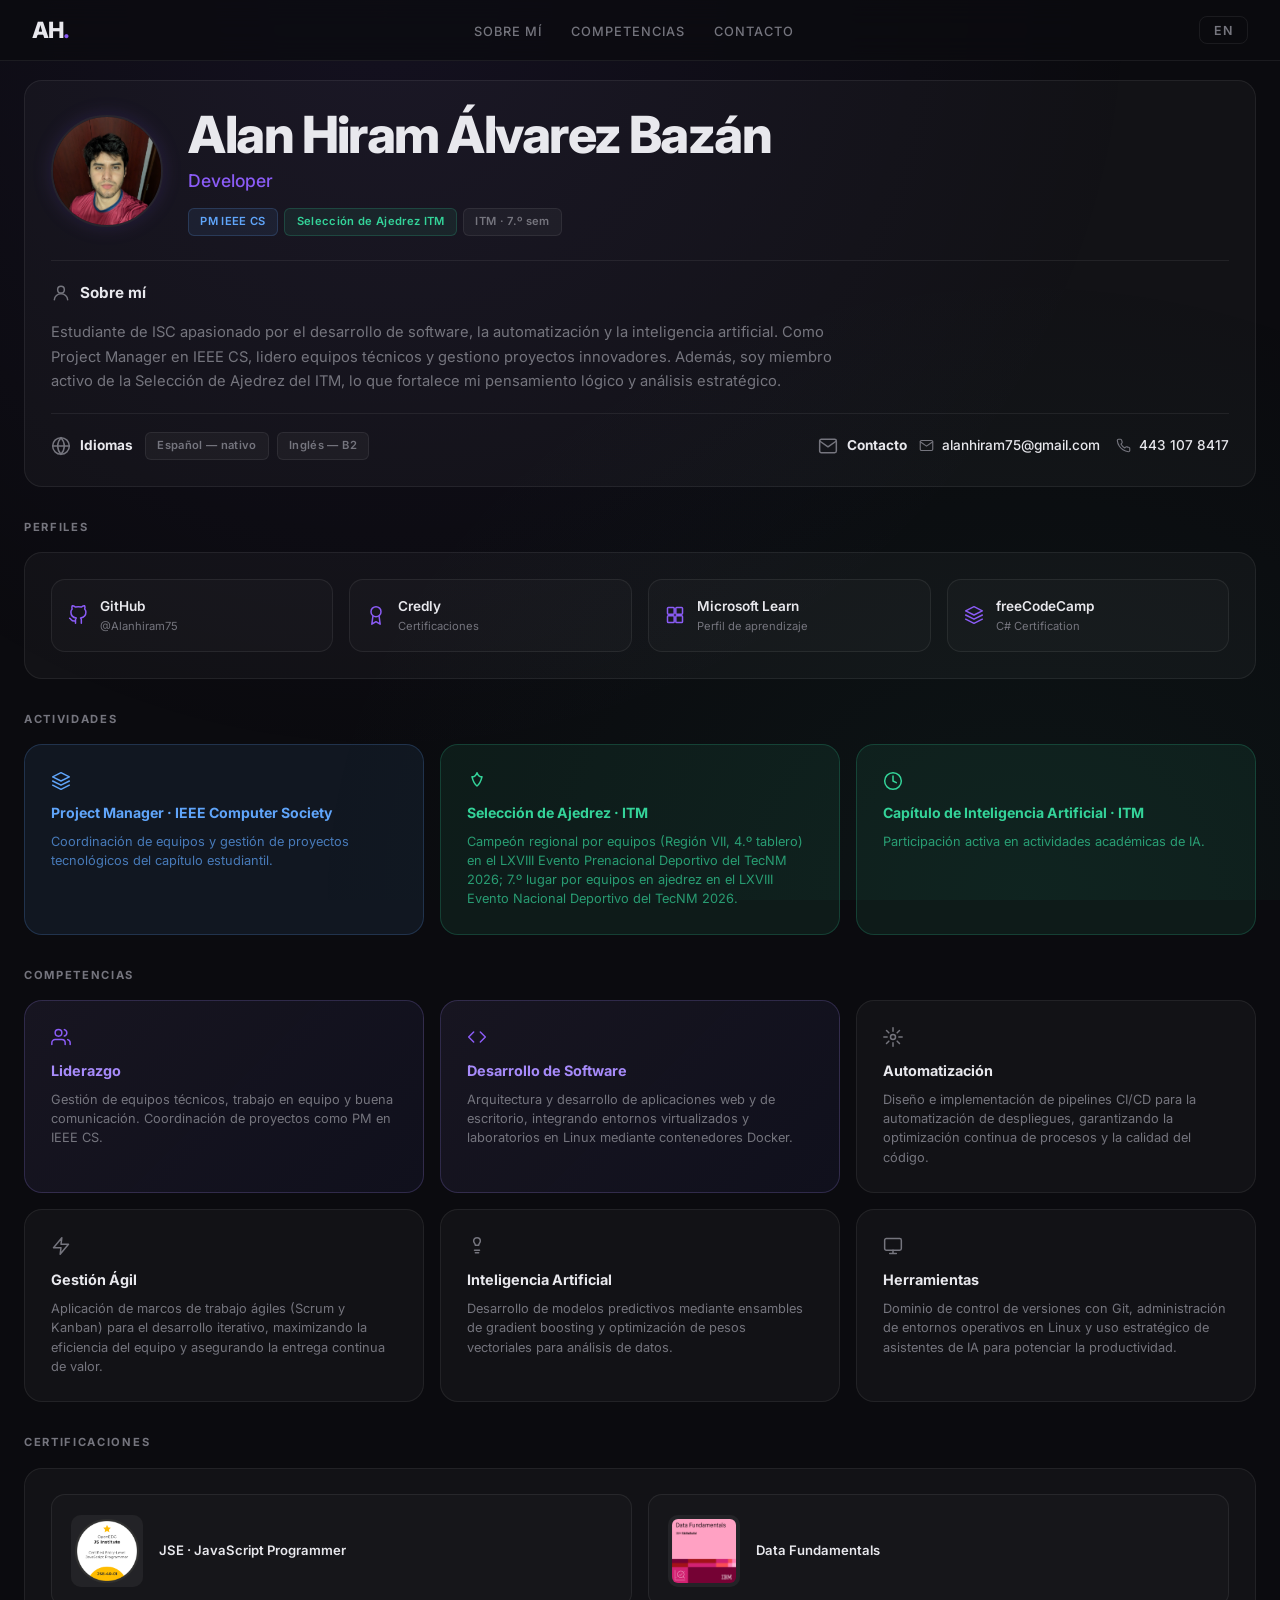
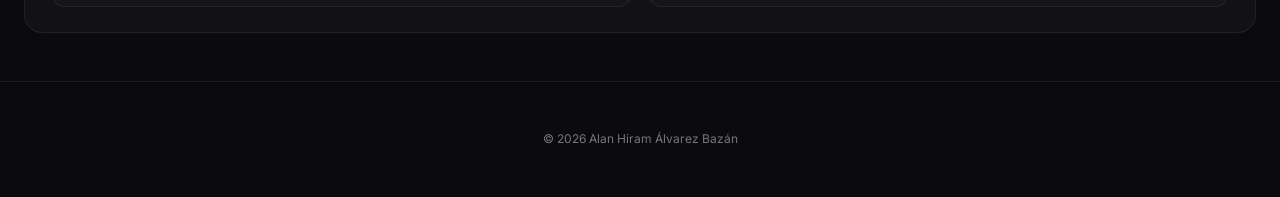
<file: index.html>
<!DOCTYPE html>
<html lang="es">
<head>
    <meta charset="UTF-8">
    <meta name="viewport" content="width=device-width, initial-scale=1.0">
    <title>Alan Hiram | Portfolio</title>
    <meta name="description" content="Alan Hiram Álvarez Bazán — Developer, Project Manager IEEE CS, miembro de la Selección de Ajedrez ITM.">
    <link rel="preconnect" href="https://fonts.googleapis.com">
    <link rel="preconnect" href="https://fonts.gstatic.com" crossorigin>
    <link href="https://fonts.googleapis.com/css2?family=Inter:wght@300;400;500;600;700;800&display=swap" rel="stylesheet">
    <link rel="stylesheet" href="style.css">
</head>
<body>
    <!-- NAV -->
    <header>
        <nav>
            <div class="logo">AH<span class="logo-dot">.</span></div>
            <ul class="nav-links">
                <li><a href="#about" data-key="nav_about">Sobre mí</a></li>
                <li><a href="#skills" data-key="nav_skills">Competencias</a></li>
                <li><a href="#contact" data-key="nav_contact">Contacto</a></li>
            </ul>
            <button id="lang-toggle" class="btn-lang" data-key="lang_button">EN</button>
        </nav>
    </header>

    <main>
        <!-- ═══════════ BENTO GRID ═══════════ -->
        <div class="bento">

            <!-- TARJETA PRINCIPAL -->
            <section id="about" class="cell cell-intro">
                <div class="intro-top">
                    <img src="hiram.jpg" alt="Alan Hiram Álvarez Bazán" class="profile-photo">
                    <div class="intro-identity">
                        <h1 data-key="name">Alan Hiram Álvarez Bazán</h1>
                        <h2 data-key="role">Developer</h2>
                        <div class="profile-badges">
                            <span class="badge badge-blue">PM IEEE CS</span>
                            <span class="badge badge-green">Selección de Ajedrez ITM</span>
                            <span class="badge badge-dim">ITM · 7.º sem</span>
                        </div>
                    </div>
                </div>
                <div class="intro-about">
                    <div class="cell-header">
                        <svg class="icon" viewBox="0 0 24 24"><circle cx="12" cy="8" r="4"/><path d="M4 20c0-4 4-7 8-7s8 3 8 7"/></svg>
                        <h3 data-key="about_title">Sobre mí</h3>
                    </div>
                    <p data-key="about_bio">Estudiante de ISC apasionado por el desarrollo de software, la automatización y la inteligencia artificial. Como Project Manager en IEEE CS, lidero equipos técnicos y gestiono proyectos innovadores. Además, soy miembro activo de la Selección de Ajedrez del ITM, lo que fortalece mi pensamiento lógico y análisis estratégico.</p>
                </div>
                <div class="intro-details">
                    <div class="info-group">
                        <div class="cell-header">
                            <svg class="icon" viewBox="0 0 24 24"><circle cx="12" cy="12" r="10"/><path d="M2 12h20M12 2a15.3 15.3 0 014 10 15.3 15.3 0 01-4 10 15.3 15.3 0 01-4-10A15.3 15.3 0 0112 2z"/></svg>
                            <h3 data-key="langs_title">Idiomas</h3>
                        </div>
                        <div class="lang-tags">
                            <span class="badge badge-dim" data-key="lang_es">Español — nativo</span>
                            <span class="badge badge-dim" data-key="lang_en">Inglés — B2</span>
                        </div>
                    </div>
                    <div id="contact" class="info-group">
                        <div class="cell-header">
                            <svg class="icon" viewBox="0 0 24 24"><path d="M4 4h16c1.1 0 2 .9 2 2v12c0 1.1-.9 2-2 2H4c-1.1 0-2-.9-2-2V6c0-1.1.9-2 2-2z"/><polyline points="22,6 12,13 2,6"/></svg>
                            <h3 data-key="contact_title">Contacto</h3>
                        </div>
                        <div class="contact-row">
                            <a href="mailto:alanhiram75@gmail.com" class="contact-link">
                                <svg class="icon-sm" viewBox="0 0 24 24"><path d="M4 4h16c1.1 0 2 .9 2 2v12c0 1.1-.9 2-2 2H4c-1.1 0-2-.9-2-2V6c0-1.1.9-2 2-2z"/><polyline points="22,6 12,13 2,6"/></svg>
                                alanhiram75@gmail.com
                            </a>
                            <a href="tel:4431078417" class="contact-link">
                                <svg class="icon-sm" viewBox="0 0 24 24"><path d="M22 16.92v3a2 2 0 01-2.18 2 19.79 19.79 0 01-8.63-3.07 19.5 19.5 0 01-6-6A19.79 19.79 0 012.12 4.18 2 2 0 014.11 2h3a2 2 0 012 1.72c.13.81.36 1.6.7 2.35a2 2 0 01-.45 2.11L8.09 9.91a16 16 0 006 6l1.27-1.27a2 2 0 012.11-.45c.75.34 1.54.57 2.35.7A2 2 0 0122 16.92z"/></svg>
                                443 107 8417
                            </a>
                        </div>
                    </div>
                </div>
            </section>
            <!-- ROW: Links / Perfiles -->
            <h3 class="section-title" data-key="links_title">Perfiles</h3>

            <div class="cell cell-links">
                <a href="https://github.com/Alanhiram75" target="_blank" rel="noopener" class="link-item">
                    <svg class="icon" viewBox="0 0 24 24"><path d="M9 19c-5 1.5-5-2.5-7-3m14 6v-3.87a3.37 3.37 0 00-.94-2.61c3.14-.35 6.44-1.54 6.44-7A5.44 5.44 0 0020 4.77 5.07 5.07 0 0019.91 1S18.73.65 16 2.48a13.38 13.38 0 00-7 0C6.27.65 5.09 1 5.09 1A5.07 5.07 0 005 4.77a5.44 5.44 0 00-1.5 3.78c0 5.42 3.3 6.61 6.44 7A3.37 3.37 0 009 18.13V22"/></svg>
                    <div>
                        <span class="link-name">GitHub</span>
                        <span class="link-user">@Alanhiram75</span>
                    </div>
                </a>
                <a href="https://www.credly.com/users/alan-hiram-alvarez-bazan/badges" target="_blank" rel="noopener" class="link-item">
                    <svg class="icon" viewBox="0 0 24 24"><circle cx="12" cy="8" r="6"/><path d="M8.21 13.89L7 23l5-3 5 3-1.21-9.12"/></svg>
                    <div>
                        <span class="link-name">Credly</span>
                        <span class="link-user" data-key="link_credly_sub">Certificaciones</span>
                    </div>
                </a>
                <a href="https://learn.microsoft.com/es-es/users/hiram-6550/" target="_blank" rel="noopener" class="link-item">
                    <svg class="icon" viewBox="0 0 24 24"><rect x="3" y="3" width="8" height="8" rx="1"/><rect x="13" y="3" width="8" height="8" rx="1"/><rect x="3" y="13" width="8" height="8" rx="1"/><rect x="13" y="13" width="8" height="8" rx="1"/></svg>
                    <div>
                        <span class="link-name">Microsoft Learn</span>
                        <span class="link-user" data-key="link_ms_sub">Perfil de aprendizaje</span>
                    </div>
                </a>
                <a href="https://www.freecodecamp.org/certification/alan_hiram/foundational-c-sharp-with-microsoft" target="_blank" rel="noopener" class="link-item">
                    <svg class="icon" viewBox="0 0 24 24"><path d="M12 2L2 7l10 5 10-5-10-5z"/><path d="M2 17l10 5 10-5"/><path d="M2 12l10 5 10-5"/></svg>
                    <div>
                        <span class="link-name">freeCodeCamp</span>
                        <span class="link-user">C# Certification</span>
                    </div>
                </a>
            </div>

            <!-- ROW: Actividades — módulos de color -->
            <h3 class="section-title" data-key="activities_title">Actividades</h3>

            <div class="cell cell-activity activity-blue">
                <svg class="icon" viewBox="0 0 24 24"><path d="M12 2L2 7l10 5 10-5-10-5z"/><path d="M2 17l10 5 10-5"/><path d="M2 12l10 5 10-5"/></svg>
                <h4 data-key="act_ieee">Project Manager · IEEE Computer Society</h4>
                <p data-key="act_ieee_desc">Coordinación de equipos y gestión de proyectos tecnológicos del capítulo estudiantil.</p>
            </div>

            <div class="cell cell-activity activity-green">
                <svg class="icon" viewBox="0 0 24 24"><path d="M12 2c1 3 3 5 6 5-1 4-2 8-6 11-4-3-5-7-6-11 3 0 5-2 6-5z"/></svg>
                <h4 data-key="act_chess">Selección de Ajedrez · ITM</h4>
                <p data-key="act_chess_desc">Campeón regional por equipos (Región VII, 4.º tablero) en el LXVIII Evento Prenacional Deportivo del TecNM 2026; 7.º lugar por equipos en ajedrez en el LXVIII Evento Nacional Deportivo del TecNM 2026.</p>
            </div>

            <div class="cell cell-activity activity-green">
                <svg class="icon" viewBox="0 0 24 24"><circle cx="12" cy="12" r="10"/><path d="M12 6v6l4 2"/></svg>
                <h4 data-key="act_cia">Capítulo de Inteligencia Artificial · ITM</h4>
                <p data-key="act_cia_desc">Participación activa en actividades académicas de IA.</p>
            </div>

            <!-- Competencias -->
            <h3 class="section-title" data-key="skills_title">Competencias</h3>

            <div class="cell cell-skill skill-highlight" id="skills">
                <svg class="icon" viewBox="0 0 24 24"><path d="M17 21v-2a4 4 0 00-4-4H5a4 4 0 00-4 4v2"/><circle cx="9" cy="7" r="4"/><path d="M23 21v-2a4 4 0 00-3-3.87M16 3.13a4 4 0 010 7.75"/></svg>
                <h4 data-key="skill_leadership">Liderazgo</h4>
                <p data-key="skill_leadership_desc">Gestión de equipos técnicos, trabajo en equipo y buena comunicación. Coordinación de proyectos como PM en IEEE CS.</p>
            </div>

            <div class="cell cell-skill skill-highlight">
                <svg class="icon" viewBox="0 0 24 24"><polyline points="16 18 22 12 16 6"/><polyline points="8 6 2 12 8 18"/></svg>
                <h4 data-key="skill_software">Desarrollo de Software</h4>
                <p data-key="skill_software_desc">Arquitectura y desarrollo de aplicaciones web y de escritorio, integrando entornos virtualizados y laboratorios en Linux mediante contenedores Docker.</p>
            </div>

            <div class="cell cell-skill">
                <svg class="icon" viewBox="0 0 24 24"><circle cx="12" cy="12" r="3"/><path d="M12 1v4M12 19v4M4.2 4.2l2.8 2.8M17 17l2.8 2.8M1 12h4M19 12h4M4.2 19.8l2.8-2.8M17 7l2.8-2.8"/></svg>
                <h4 data-key="skill_automation">Automatización</h4>
                <p data-key="skill_automation_desc">Diseño e implementación de pipelines CI/CD para la automatización de despliegues, garantizando la optimización continua de procesos y la calidad del código.</p>
            </div>

            <div class="cell cell-skill">
                <svg class="icon" viewBox="0 0 24 24"><path d="M13 2L3 14h9l-1 8 10-12h-9l1-8z"/></svg>
                <h4 data-key="skill_agile">Gestión Ágil</h4>
                <p data-key="skill_agile_desc">Aplicación de marcos de trabajo ágiles (Scrum y Kanban) para el desarrollo iterativo, maximizando la eficiencia del equipo y asegurando la entrega continua de valor.</p>
            </div>

            <div class="cell cell-skill">
                <svg class="icon" viewBox="0 0 24 24"><path d="M12 2a4 4 0 014 4c0 2-2 3-2 5h-4c0-2-2-3-2-5a4 4 0 014-4zM9 17h6M10 20h4"/></svg>
                <h4 data-key="skill_ia">Inteligencia Artificial</h4>
                <p data-key="skill_ia_desc">Desarrollo de modelos predictivos mediante ensambles de gradient boosting y optimización de pesos vectoriales para análisis de datos.</p>
            </div>

            <div class="cell cell-skill">
                <svg class="icon" viewBox="0 0 24 24"><rect x="2" y="3" width="20" height="14" rx="2"/><path d="M8 21h8M12 17v4"/></svg>
                <h4 data-key="skill_tools">Herramientas</h4>
                <p data-key="skill_tools_desc">Dominio de control de versiones con Git, administración de entornos operativos en Linux y uso estratégico de asistentes de IA para potenciar la productividad.</p>
            </div>

            <!-- ROW: Certificaciones -->
            <h3 class="section-title" data-key="certs_title">Certificaciones</h3>

            <div class="cell cell-certs">
                <a href="https://www.credly.com/badges/29c15200-005a-410d-97e0-02b2a1479a4a" target="_blank" rel="noopener" class="cert-item">
                    <img src="badges/jse-40-01-jse-certified-entry-level-javascript-programmer.png" alt="JSE Certified Entry-Level JavaScript Programmer" class="cert-badge">
                    <span class="cert-name" data-key="cert_jse">JSE · JavaScript Programmer</span>
                </a>
                <a href="https://www.credly.com/badges/fb62071e-e783-4e9c-a6b2-a88b3c4d59c1" target="_blank" rel="noopener" class="cert-item">
                    <img src="badges/data-fundamentals.png" alt="Data Fundamentals" class="cert-badge">
                    <span class="cert-name" data-key="cert_data">Data Fundamentals</span>
                </a>
            </div>

        </div><!-- /bento -->
    </main>

    <footer>
        <p>© 2026 Alan Hiram Álvarez Bazán</p>
    </footer>

    <script type="module" src="main.js"></script>
</body>
</html>
</file>
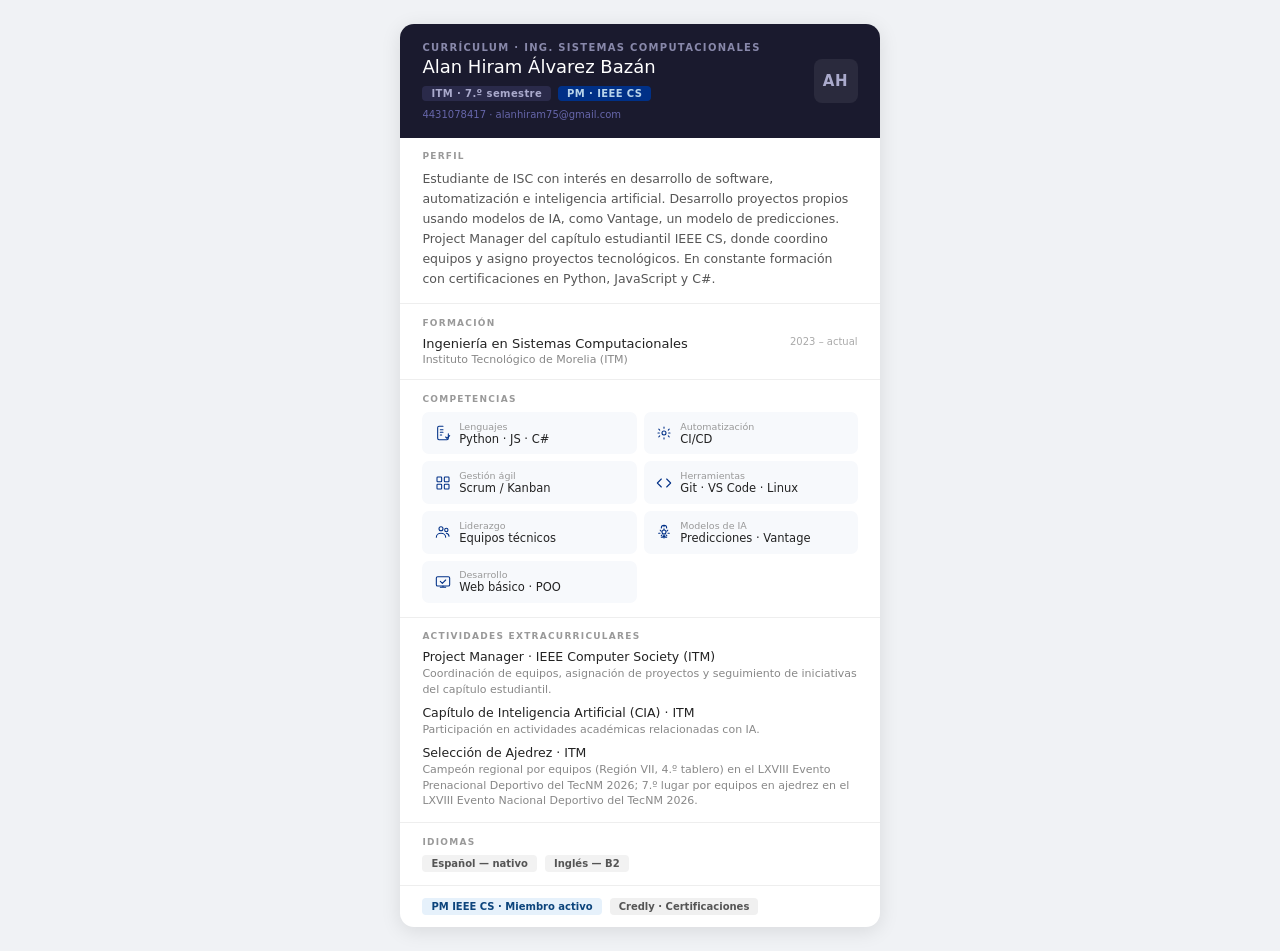
<file: alan_hiram_cv.html>
<!DOCTYPE html>
<html lang="es">
<head>
<meta charset="UTF-8">
<meta name="viewport" content="width=device-width, initial-scale=1.0">
<title>Alan Hiram Álvarez Bazán – Mini CV</title>
<style>
  body { margin: 0; display: flex; justify-content: center; align-items: flex-start; padding: 1.5rem; background: #f0f2f5; font-family: 'Segoe UI', system-ui, sans-serif; }
  .card { width: 100%; max-width: 480px; background: #fff; border-radius: 14px; overflow: hidden; box-shadow: 0 4px 20px rgba(0,0,0,0.10); }

  /* HEADER */
  .top { background: #1a1a2e; padding: 1.1rem 1.4rem; display: flex; justify-content: space-between; align-items: center; }
  .top-left { display: flex; flex-direction: column; gap: 3px; }
  .subtitle { font-size: 10px; font-weight: 600; letter-spacing: 0.13em; color: #8888aa; text-transform: uppercase; margin: 0; }
  .name { margin: 0; font-size: 18px; font-weight: 500; color: #fff; line-height: 1.2; }
  .meta { display: flex; align-items: center; gap: 7px; margin-top: 6px; flex-wrap: wrap; }
  .badge { display: inline-block; border-radius: 4px; padding: 2px 9px; font-size: 10px; font-weight: 600; letter-spacing: 0.04em; }
  .badge-isc { background: #2a2a4a; color: #aaaacc; }
  .badge-pm  { background: #003087; color: #b8d4ea; }
  .contact { font-size: 10px; color: #6666aa; margin: 0; }
  .initials { background: rgba(255,255,255,0.07); border-radius: 8px; width: 44px; height: 44px; display: flex; align-items: center; justify-content: center; flex-shrink: 0; }
  .initials span { color: #aaaacc; font-size: 15px; font-weight: 600; letter-spacing: 0.05em; }

  /* SECCIONES */
  .section { padding: 0.85rem 1.4rem; border-bottom: 1px solid #eee; }
  .section:last-child { border-bottom: none; }
  .section-title { font-size: 9px; font-weight: 700; letter-spacing: 0.14em; color: #999; text-transform: uppercase; margin: 0 0 8px; }

  /* PERFIL */
  .bio { font-size: 12.5px; color: #555; line-height: 1.6; margin: 0; }

  /* FORMACIÓN */
  .edu { display: flex; justify-content: space-between; align-items: flex-start; }
  .edu-name { font-size: 13px; font-weight: 500; color: #222; margin: 0; }
  .edu-inst { font-size: 11px; color: #888; margin: 2px 0 0; }
  .edu-period { font-size: 10px; color: #aaa; white-space: nowrap; margin-left: 8px; }

  /* SKILLS GRID */
  .skills { display: grid; grid-template-columns: 1fr 1fr; gap: 7px; }
  .skill { background: #f7f9fc; border-radius: 7px; padding: 0.55rem 0.8rem; display: flex; align-items: center; gap: 8px; }
  .skill-icon { width: 16px; height: 16px; flex-shrink: 0; stroke: #003087; fill: none; stroke-width: 1.6; stroke-linecap: round; stroke-linejoin: round; }
  .skill-label { margin: 0; font-size: 9.5px; color: #999; }
  .skill-name  { margin: 0; font-size: 11.5px; font-weight: 500; color: #222; }

  /* ACTIVIDADES */
  .act { margin-bottom: 8px; }
  .act:last-child { margin-bottom: 0; }
  .act-name { font-size: 12.5px; font-weight: 500; color: #222; margin: 0; }
  .act-desc { font-size: 11px; color: #888; margin: 2px 0 0; line-height: 1.4; }

  /* IDIOMAS + FOOTER */
  .lang-row { display: flex; gap: 8px; }
  .lang-tag { font-size: 10px; font-weight: 600; padding: 3px 9px; border-radius: 4px; background: #f2f2f2; color: #555; }
  .footer-row { padding: 0.75rem 1.4rem; display: flex; gap: 8px; }
  .tag { font-size: 10px; font-weight: 600; padding: 3px 9px; border-radius: 4px; }
  .tag-ieee { background: #E6F1FB; color: #0C447C; }
  .tag-itm  { background: #f0f0f0; color: #555; }
</style>
</head>
<body>
<div class="card">

  <!-- HEADER -->
  <div class="top">
    <div class="top-left">
      <p class="subtitle">Currículum · Ing. Sistemas Computacionales</p>
      <h2 class="name">Alan Hiram Álvarez Bazán</h2>
      <div class="meta">
        <div class="badge badge-isc">ITM · 7.º semestre</div>
        <div class="badge badge-pm">PM · IEEE CS</div>
      </div>
      <p class="contact" style="margin-top:5px;">4431078417 · alanhiram75@gmail.com</p>
    </div>
    <div class="initials"><span>AH</span></div>
  </div>

  <!-- PERFIL -->
  <div class="section">
    <p class="section-title">Perfil</p>
    <p class="bio">Estudiante de ISC con interés en desarrollo de software, automatización e inteligencia artificial. Desarrollo proyectos propios usando modelos de IA, como Vantage, un modelo de predicciones. Project Manager del capítulo estudiantil IEEE CS, donde coordino equipos y asigno proyectos tecnológicos. En constante formación con certificaciones en Python, JavaScript y C#.</p>
  </div>

  <!-- FORMACIÓN -->
  <div class="section">
    <p class="section-title">Formación</p>
    <div class="edu">
      <div>
        <p class="edu-name">Ingeniería en Sistemas Computacionales</p>
        <p class="edu-inst">Instituto Tecnológico de Morelia (ITM)</p>
      </div>
      <span class="edu-period">2023 – actual</span>
    </div>
  </div>

  <!-- COMPETENCIAS -->
  <div class="section">
    <p class="section-title">Competencias</p>
    <div class="skills">
      <div class="skill">
        <svg class="skill-icon" viewBox="0 0 24 24"><path d="M16 18l2 2 4-4"/><path d="M12 2H6a2 2 0 00-2 2v16a2 2 0 002 2h12a2 2 0 002-2v-7"/><path d="M8 7h4M8 11h4M8 15h2"/></svg>
        <div><p class="skill-label">Lenguajes</p><p class="skill-name">Python · JS · C#</p></div>
      </div>
      <div class="skill">
        <svg class="skill-icon" viewBox="0 0 24 24"><circle cx="12" cy="12" r="3"/><path d="M12 3v2M12 19v2M4.2 6.2l1.4 1.4M18.4 16.4l1.4 1.4M3 12h2M19 12h2M4.2 17.8l1.4-1.4M18.4 7.6l1.4-1.4"/></svg>
        <div><p class="skill-label">Automatización</p><p class="skill-name">CI/CD</p></div>
      </div>
      <div class="skill">
        <svg class="skill-icon" viewBox="0 0 24 24"><rect x="3" y="3" width="7" height="7" rx="1"/><rect x="14" y="3" width="7" height="7" rx="1"/><rect x="3" y="14" width="7" height="7" rx="1"/><rect x="14" y="14" width="7" height="7" rx="1"/></svg>
        <div><p class="skill-label">Gestión ágil</p><p class="skill-name">Scrum / Kanban</p></div>
      </div>
      <div class="skill">
        <svg class="skill-icon" viewBox="0 0 24 24"><polyline points="16 18 22 12 16 6"/><polyline points="8 6 2 12 8 18"/></svg>
        <div><p class="skill-label">Herramientas</p><p class="skill-name">Git · VS Code · Linux</p></div>
      </div>
      <div class="skill">
        <svg class="skill-icon" viewBox="0 0 24 24"><circle cx="9" cy="7" r="3"/><circle cx="17" cy="9" r="2.5"/><path d="M2 20c0-3.3 3.1-6 7-6s7 2.7 7 6"/><path d="M17 14c2.2.5 4 2.2 4 4.5"/></svg>
        <div><p class="skill-label">Liderazgo</p><p class="skill-name">Equipos técnicos</p></div>
      </div>
      <div class="skill">
        <svg class="skill-icon" viewBox="0 0 24 24"><path d="M12 2a4 4 0 014 4M12 2a4 4 0 00-4 4M12 2v2"/><circle cx="12" cy="12" r="3"/><path d="M12 9V7M6.3 9.3l1.4 1.4M17.7 9.3l-1.4 1.4M4 14h2M18 14h2M7.7 17.7l1.4-1.4M16.3 17.7l-1.4-1.4M12 19v2M8 20a4 4 0 004-4M16 20a4 4 0 01-4-4"/></svg>
        <div><p class="skill-label">Modelos de IA</p><p class="skill-name">Predicciones · Vantage</p></div>
      </div>
      <div class="skill">
        <svg class="skill-icon" viewBox="0 0 24 24"><rect x="2" y="4" width="20" height="14" rx="2"/><path d="M8 20h8M12 18v2"/><path d="M8 11l3 3 5-5"/></svg>
        <div><p class="skill-label">Desarrollo</p><p class="skill-name">Web básico · POO</p></div>
      </div>
    </div>
  </div>

  <!-- ACTIVIDADES -->
  <div class="section">
    <p class="section-title">Actividades extracurriculares</p>
    <div class="act">
      <p class="act-name">Project Manager · IEEE Computer Society (ITM)</p>
      <p class="act-desc">Coordinación de equipos, asignación de proyectos y seguimiento de iniciativas del capítulo estudiantil.</p>
    </div>
    <div class="act">
      <p class="act-name">Capítulo de Inteligencia Artificial (CIA) · ITM</p>
      <p class="act-desc">Participación en actividades académicas relacionadas con IA.</p>
    </div>
    <div class="act">
      <p class="act-name">Selección de Ajedrez · ITM</p>
      <p class="act-desc">Campeón regional por equipos (Región VII, 4.º tablero) en el LXVIII Evento Prenacional Deportivo del TecNM 2026; 7.º lugar por equipos en ajedrez en el LXVIII Evento Nacional Deportivo del TecNM 2026.</p>
    </div>
  </div>

  <!-- IDIOMAS -->
  <div class="section">
    <p class="section-title">Idiomas</p>
    <div class="lang-row">
      <span class="lang-tag">Español — nativo</span>
      <span class="lang-tag">Inglés — B2</span>
    </div>
  </div>

  <!-- FOOTER -->
  <div class="footer-row">
    <span class="tag tag-ieee">PM IEEE CS · Miembro activo</span>
    <span class="tag tag-itm">Credly · Certificaciones</span>
  </div>

</div>
</body>
</html>
</file>
<file: style.css>
:root {
    --bg: #0b0b0f;
    --surface: rgba(255, 255, 255, 0.03);
    --border: rgba(255, 255, 255, 0.07);
    --text-1: #e8e8ed;
    --text-2: #75757e;
    --accent: #8b5cf6;
    --accent-glow: rgba(139, 92, 246, 0.15);
    --green: #34d399;
    --green-bg: rgba(52, 211, 153, 0.08);
    --green-border: rgba(52, 211, 153, 0.2);
    --purple: #a78bfa;
    --purple-bg: rgba(167, 139, 250, 0.08);
    --purple-border: rgba(167, 139, 250, 0.2);
    --blue: #60a5fa;
    --blue-bg: rgba(96, 165, 250, 0.08);
    --blue-border: rgba(96, 165, 250, 0.2);
    --radius: 18px;
    --font: 'Inter', system-ui, sans-serif;
}

/* ── RESET ── */
*, *::before, *::after { margin: 0; padding: 0; box-sizing: border-box; }
html { scroll-behavior: smooth; }

body {
    background: var(--bg);
    color: var(--text-1);
    font-family: var(--font);
    line-height: 1.55;
    -webkit-font-smoothing: antialiased;
}

/* subtle grain texture */
body::after {
    content: '';
    position: fixed; inset: 0;
    background: radial-gradient(ellipse at 30% 0%, rgba(139,92,246,0.07) 0%, transparent 60%),
                radial-gradient(ellipse at 80% 100%, rgba(52,211,153,0.05) 0%, transparent 50%);
    pointer-events: none;
    z-index: -1;
}

/* ── NAV ── */
header {
    position: fixed; top: 0; width: 100%; z-index: 100;
    background: rgba(11,11,15,0.75);
    backdrop-filter: blur(14px);
    border-bottom: 1px solid var(--border);
}

nav {
    max-width: 1280px; margin: 0 auto;
    padding: 0.8rem 2rem;
    display: flex; align-items: center; justify-content: space-between;
}

.logo {
    font-size: 1.4rem; font-weight: 800; letter-spacing: -0.04em;
    color: var(--text-1);
}
.logo-dot { color: var(--accent); }

.nav-links {
    display: flex; list-style: none; gap: 1.8rem;
}
.nav-links a {
    text-decoration: none; color: var(--text-2);
    font-size: 0.8rem; font-weight: 500;
    text-transform: uppercase; letter-spacing: 0.08em;
    transition: color .25s;
}
.nav-links a:hover { color: var(--text-1); }

.btn-lang {
    background: transparent; color: var(--text-2);
    border: 1px solid var(--border); border-radius: 8px;
    padding: 0.35rem 0.9rem; font-weight: 600; font-size: 0.78rem;
    cursor: pointer; transition: all .25s; font-family: var(--font);
    letter-spacing: 0.05em;
}
.btn-lang:hover { color: var(--text-1); border-color: var(--text-2); }

/* ── BENTO GRID ── */
main {
    max-width: 1280px; margin: 5rem auto 3rem; padding: 0 1.5rem;
}

.bento {
    display: grid;
    grid-template-columns: repeat(3, 1fr);
    gap: 1rem;
}

/* ── CELLS ── */
.cell {
    background: var(--surface);
    border: 1px solid var(--border);
    border-radius: var(--radius);
    padding: 1.6rem;
    transition: transform .35s cubic-bezier(.22,1,.36,1), border-color .3s, background .3s;
}
.cell:hover {
    transform: translateY(-3px);
    border-color: rgba(255,255,255,0.12);
    background: rgba(255,255,255,0.05);
}

/* layout spans */
.cell-intro   { grid-column: span 3; }
.cell-skill   { grid-column: span 1; }
.cell-links   { grid-column: span 3; display: grid; grid-template-columns: repeat(4, 1fr); gap: 1rem; }

.section-title {
    grid-column: span 3;
    font-size: 0.7rem; font-weight: 700;
    text-transform: uppercase; letter-spacing: 0.15em;
    color: var(--text-2);
    padding: 1rem 0 0;
    margin: 0;
}

/* ── INTRO / TARJETA PRINCIPAL ── */
.intro-top { display: flex; align-items: center; gap: 1.6rem; }
.intro-identity { min-width: 0; flex: 1; }
.cell-intro h1 {
    font-size: clamp(2rem, 5vw, 3.2rem);
    font-weight: 800; letter-spacing: -0.03em; line-height: 1.08;
    margin-bottom: 0.3rem;
}
.cell-intro h2 {
    font-size: 1.1rem; font-weight: 500; color: var(--accent);
    margin-bottom: 0.45rem;
}
.profile-photo {
    width: 112px; height: 112px; border-radius: 50%; flex-shrink: 0;
    object-fit: cover;
    border: 2px solid var(--border);
    box-shadow: 0 0 20px var(--accent-glow);
    transition: box-shadow .3s, transform .3s;
}
.cell-intro:hover .profile-photo {
    box-shadow: 0 0 30px rgba(139,92,246,0.3);
    transform: scale(1.05);
}
.profile-badges {
    display: flex; flex-wrap: wrap; gap: 0.4rem; margin-top: 0.85rem;
}
.intro-about { border-top: 1px solid var(--border); margin-top: 1.5rem; padding-top: 1.25rem; }
.intro-details { display: flex; align-items: center; justify-content: space-between; gap: 1.25rem; border-top: 1px solid var(--border); margin-top: 1.25rem; padding-top: 1.1rem; }
.intro-details .info-group { display: flex; align-items: center; gap: 0.75rem; }
.intro-details .cell-header { margin-bottom: 0; }
.intro-details .cell-header h3 { font-size: 0.85rem; white-space: nowrap; }
.intro-details .contact-row { gap: 1rem; }

/* ── BADGES ── */
.badge {
    display: inline-block; padding: 0.28rem 0.7rem;
    border-radius: 6px; font-size: 0.7rem; font-weight: 600;
    letter-spacing: 0.03em;
}
.badge-dim    { background: rgba(255,255,255,0.04); color: var(--text-2); border: 1px solid var(--border); }
.badge-green  { background: var(--green-bg); color: var(--green); border: 1px solid var(--green-border); }
.badge-purple { background: var(--purple-bg); color: var(--purple); border: 1px solid var(--purple-border); }
.badge-blue   { background: var(--blue-bg); color: var(--blue); border: 1px solid var(--blue-border); }

.intro-about p { color: var(--text-2); font-size: 0.92rem; line-height: 1.65; max-width: 90ch; }

.cell-header {
    display: flex; align-items: center; gap: 0.6rem; margin-bottom: 1rem;
}
.cell-header h3 {
    font-size: 0.95rem; font-weight: 700;
}

/* ── ICONS ── */
.icon {
    width: 20px; height: 20px; flex-shrink: 0;
    stroke: var(--text-2); fill: none;
    stroke-width: 1.8; stroke-linecap: round; stroke-linejoin: round;
}
.icon-sm {
    width: 15px; height: 15px; flex-shrink: 0;
    stroke: var(--text-2); fill: none;
    stroke-width: 1.8; stroke-linecap: round; stroke-linejoin: round;
}

/* ── SKILL CARDS ── */
.cell-skill {
    display: flex; flex-direction: column; gap: 0.5rem;
}
.cell-skill .icon { margin-bottom: 0.3rem; }
.cell-skill h4 { font-size: 0.9rem; font-weight: 700; }
.cell-skill p  { font-size: 0.8rem; color: var(--text-2); line-height: 1.5; }

/* highlighted skill cards (leadership & software dev) */
.skill-highlight {
    background: linear-gradient(135deg, var(--purple-bg) 0%, rgba(99,102,241,0.06) 100%);
    border-color: var(--purple-border);
    position: relative;
}
.skill-highlight::before {
    content: '';
    position: absolute; inset: -1px;
    border-radius: var(--radius);
    background: linear-gradient(135deg, rgba(139,92,246,0.25), rgba(99,102,241,0.08));
    z-index: -1;
    opacity: 0;
    transition: opacity .35s;
}
.skill-highlight:hover::before { opacity: 1; }
.skill-highlight:hover {
    border-color: rgba(139,92,246,0.4);
    background: linear-gradient(135deg, rgba(167,139,250,0.12) 0%, rgba(99,102,241,0.08) 100%);
}
.skill-highlight .icon { stroke: var(--accent); }
.skill-highlight h4 { color: var(--purple); }


/* ── ACTIVITY CARDS ── */
.cell-activity {
    display: flex; flex-direction: column; gap: 0.5rem;
}
.cell-activity .icon { margin-bottom: 0.2rem; }
.cell-activity h4 { font-size: 0.88rem; font-weight: 700; }
.cell-activity p  { font-size: 0.8rem; line-height: 1.5; }

.activity-green {
    background: var(--green-bg);
    border-color: var(--green-border);
}
.activity-green .icon { stroke: var(--green); }
.activity-green h4 { color: var(--green); }
.activity-green p  { color: rgba(52,211,153,0.7); }
.activity-green:hover {
    background: rgba(52,211,153,0.12);
    border-color: rgba(52,211,153,0.35);
}

.activity-purple {
    background: var(--purple-bg);
    border-color: var(--purple-border);
}
.activity-purple .icon { stroke: var(--purple); }
.activity-purple h4 { color: var(--purple); }
.activity-purple p  { color: rgba(167,139,250,0.7); }
.activity-purple:hover {
    background: rgba(167,139,250,0.12);
    border-color: rgba(167,139,250,0.35);
}

.activity-blue {
    background: var(--blue-bg);
    border-color: var(--blue-border);
}
.activity-blue .icon { stroke: var(--blue); }
.activity-blue h4 { color: var(--blue); }
.activity-blue p  { color: rgba(96,165,250,0.7); }
.activity-blue:hover {
    background: rgba(96,165,250,0.12);
    border-color: rgba(96,165,250,0.35);
}

/* ── CERTS ── */
.cell-certs {
    grid-column: span 3;
    display: grid; grid-template-columns: repeat(2, 1fr);
    gap: 1rem;
}
.cert-item {
    display: flex; flex-direction: row;
    align-items: center; justify-content: flex-start; gap: 1rem;
    text-decoration: none; color: var(--text-1);
    padding: 1.2rem; border-radius: 14px;
    background: rgba(255,255,255,0.02);
    border: 1px solid var(--border);
    transition: all .3s ease;
}
.cert-item:hover {
    background: rgba(255,255,255,0.06);
    border-color: rgba(255,255,255,0.15);
    transform: translateY(-2px);
    box-shadow: 0 4px 16px rgba(139,92,246,0.1);
}
.cert-badge {
    width: 72px; height: 72px; flex-shrink: 0;
    object-fit: contain; border-radius: 10px;
    background: rgba(255,255,255,0.06);
    padding: 4px;
}
.cert-name {
    font-size: 0.82rem; font-weight: 600; line-height: 1.4;
    text-align: left;
}

/* ── LANGS ── */
.lang-tags { display: flex; flex-wrap: wrap; gap: 0.5rem; }

/* ── CONTACT ── */
.contact-row {
    display: flex; gap: 1.5rem; flex-wrap: wrap;
}
.contact-link {
    display: flex; align-items: center; gap: 0.5rem;
    color: var(--text-1); text-decoration: none;
    font-size: 0.85rem; font-weight: 500;
    transition: color .25s;
}
.contact-link:hover { color: var(--accent); }
.contact-link:hover .icon-sm { stroke: var(--accent); }

/* ── LINKS / PERFILES ── */
.link-item {
    display: flex; align-items: center; gap: 0.75rem;
    text-decoration: none; color: var(--text-1);
    padding: 1rem; border-radius: 14px;
    background: rgba(255,255,255,0.02);
    border: 1px solid var(--border);
    transition: all .3s ease;
}
.link-item:hover {
    background: rgba(255,255,255,0.06);
    border-color: rgba(255,255,255,0.15);
    transform: translateY(-2px);
    box-shadow: 0 4px 16px rgba(139,92,246,0.1);
}
.link-item .icon { stroke: var(--accent); flex-shrink: 0; }
.link-item:hover .icon { stroke: var(--text-1); }
.link-name {
    display: block; font-size: 0.85rem; font-weight: 600;
}
.link-user {
    display: block; font-size: 0.7rem; color: var(--text-2); margin-top: 1px;
}

/* ── FOOTER ── */
footer {
    text-align: center; padding: 3rem 2rem;
    color: var(--text-2); font-size: 0.75rem;
    border-top: 1px solid var(--border);
}

/* ── ANIMATIONS ── */
.cell {
    opacity: 0; transform: translateY(16px);
    animation: rise .6s cubic-bezier(.22,1,.36,1) forwards;
}
@keyframes rise {
    to { opacity: 1; transform: translateY(0); }
}
/* stagger */
.cell:nth-child(1)  { animation-delay: .05s; }
.cell:nth-child(2)  { animation-delay: .1s; }
.cell:nth-child(3)  { animation-delay: .15s; }
.cell:nth-child(4)  { animation-delay: .2s; }
.cell:nth-child(5)  { animation-delay: .25s; }
.cell:nth-child(6)  { animation-delay: .3s; }
.cell:nth-child(7)  { animation-delay: .35s; }
.cell:nth-child(8)  { animation-delay: .4s; }
.cell:nth-child(9)  { animation-delay: .45s; }
.cell:nth-child(10) { animation-delay: .5s; }
.cell:nth-child(11) { animation-delay: .55s; }
.cell:nth-child(12) { animation-delay: .6s; }
.cell:nth-child(13) { animation-delay: .65s; }
.cell:nth-child(14) { animation-delay: .7s; }
.cell:nth-child(15) { animation-delay: .75s; }
.cell:nth-child(16) { animation-delay: .8s; }
.cell:nth-child(17) { animation-delay: .85s; }

/* ── RESPONSIVE ── */
@media (max-width: 900px) {
    .bento { grid-template-columns: repeat(2, 1fr); }
    .cell-intro   { grid-column: span 2; }
    .section-title { grid-column: span 2; }
    .cell-certs   { grid-column: span 2; }
    .cell-links   { grid-column: span 2; grid-template-columns: repeat(2, 1fr); }
}

@media (max-width: 580px) {
    main { padding: 0 1rem; margin-top: 4.5rem; }
    .bento { grid-template-columns: 1fr; gap: 0.85rem; }
    .cell { padding: 1.3rem; }
    .cell-intro,
    .section-title, .cell-certs,
    .cell-links { grid-column: span 1; }
    .cell-links { grid-template-columns: 1fr; }
    .cell-certs { grid-template-columns: 1fr; }
    .intro-top { flex-direction: column; text-align: center; gap: 1rem; }
    .profile-photo { width: 96px; height: 96px; }
    .profile-badges { justify-content: center; }
    .cell-intro h1 { font-size: 2.2rem; }
    .intro-about .cell-header { justify-content: center; }
    .intro-details { flex-direction: column; align-items: flex-start; gap: 0.9rem; }
    .intro-details .info-group { flex-wrap: wrap; }
    .nav-links { display: none; }
    nav { padding: 0.7rem 1rem; }
    .contact-row { flex-direction: column; gap: 1rem; align-items: flex-start; }
}
</file>
